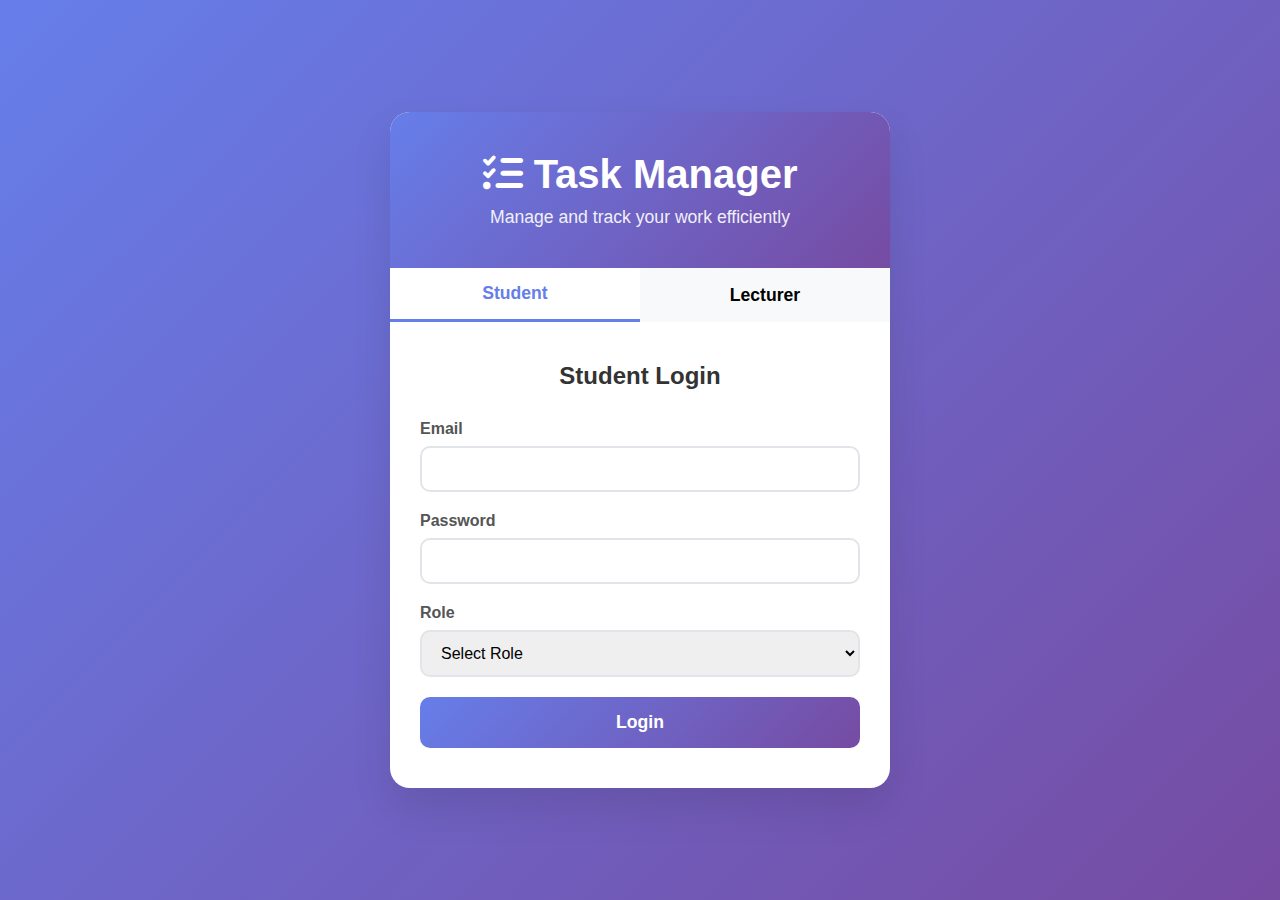
<file: index.html>
<!DOCTYPE html>
<html lang="en">
<head>
    <meta charset="UTF-8">
    <meta name="viewport" content="width=device-width, initial-scale=1.0">
    <title>Task Manager - Login</title>
    <link rel="stylesheet" href="styles.css">
    <link href="https://cdnjs.cloudflare.com/ajax/libs/font-awesome/6.0.0/css/all.min.css" rel="stylesheet">
</head>
<body>
    <div class="container">
        <div class="login-container">
            <div class="login-header">
                <h1><i class="fas fa-tasks"></i> Task Manager</h1>
                <p>Manage and track your work efficiently</p>
            </div>
            
            <div class="login-tabs">
                <button class="tab-btn active" onclick="switchTab('student')">Student</button>
                <button class="tab-btn" onclick="switchTab('lecturer')">Lecturer</button>
            </div>
            
            <div id="student-login" class="login-form active">
                <h2>Student Login</h2>
                <form onsubmit="loginStudent(event)">
                    <div class="form-group">
                        <label for="student-email">Email</label>
                        <input type="email" id="student-email" required>
                    </div>
                    <div class="form-group">
                        <label for="student-password">Password</label>
                        <input type="password" id="student-password" required>
                    </div>
                    <div class="form-group">
                        <label for="student-role">Role</label>
                        <select id="student-role" required>
                            <option value="">Select Role</option>
                            <option value="leader">Leader</option>
                            <option value="member">Member</option>
                        </select>
                    </div>
                    <button type="submit" class="login-btn">Login</button>
                </form>
            </div>
            
            <div id="lecturer-login" class="login-form">
                <h2>Lecturer Login</h2>
                <form onsubmit="loginLecturer(event)">
                    <div class="form-group">
                        <label for="lecturer-email">Email</label>
                        <input type="email" id="lecturer-email" required>
                    </div>
                    <div class="form-group">
                        <label for="lecturer-password">Password</label>
                        <input type="password" id="lecturer-password" required>
                    </div>
                    <button type="submit" class="login-btn">Login</button>
                </form>
            </div>
        </div>
    </div>
    
    <script src="script.js"></script>
</body>
</html>
</file>
<file: styles.css>
* {
    margin: 0;
    padding: 0;
    box-sizing: border-box;
}

body {
    font-family: 'Segoe UI', Tahoma, Geneva, Verdana, sans-serif;
    background: linear-gradient(135deg, #667eea 0%, #764ba2 100%);
    min-height: 100vh;
    display: flex;
    align-items: center;
    justify-content: center;
}

.container {
    width: 100%;
    max-width: 1200px;
    margin: 0 auto;
    padding: 20px;
}

/* Login Styles */
.login-container {
    background: white;
    border-radius: 20px;
    box-shadow: 0 20px 40px rgba(0, 0, 0, 0.1);
    overflow: hidden;
    max-width: 500px;
    margin: 0 auto;
}

.login-header {
    background: linear-gradient(135deg, #667eea 0%, #764ba2 100%);
    color: white;
    padding: 40px 30px;
    text-align: center;
}

.login-header h1 {
    font-size: 2.5rem;
    margin-bottom: 10px;
}

.login-header p {
    font-size: 1.1rem;
    opacity: 0.9;
}

.login-tabs {
    display: flex;
    background: #f8f9fa;
}

.tab-btn {
    flex: 1;
    padding: 15px;
    border: none;
    background: transparent;
    cursor: pointer;
    font-size: 1.1rem;
    font-weight: 600;
    transition: all 0.3s ease;
}

.tab-btn.active {
    background: white;
    color: #667eea;
    border-bottom: 3px solid #667eea;
}

.login-form {
    padding: 40px 30px;
    display: none;
}

.login-form.active {
    display: block;
}

.login-form h2 {
    text-align: center;
    margin-bottom: 30px;
    color: #333;
}

.form-group {
    margin-bottom: 20px;
}

.form-group label {
    display: block;
    margin-bottom: 8px;
    font-weight: 600;
    color: #555;
}

.form-group input,
.form-group select {
    width: 100%;
    padding: 12px 15px;
    border: 2px solid #e1e5e9;
    border-radius: 10px;
    font-size: 1rem;
    transition: border-color 0.3s ease;
}

.form-group input:focus,
.form-group select:focus {
    outline: none;
    border-color: #667eea;
}

.login-btn {
    width: 100%;
    padding: 15px;
    background: linear-gradient(135deg, #667eea 0%, #764ba2 100%);
    color: white;
    border: none;
    border-radius: 10px;
    font-size: 1.1rem;
    font-weight: 600;
    cursor: pointer;
    transition: transform 0.3s ease;
}

.login-btn:hover {
    transform: translateY(-2px);
}

/* Dashboard Styles */
.dashboard {
    background: white;
    border-radius: 20px;
    box-shadow: 0 20px 40px rgba(0, 0, 0, 0.1);
    overflow: hidden;
    min-height: 80vh;
}

.dashboard-header {
    background: linear-gradient(135deg, #667eea 0%, #764ba2 100%);
    color: white;
    padding: 20px 30px;
    display: flex;
    justify-content: space-between;
    align-items: center;
}

.dashboard-header h1 {
    font-size: 1.8rem;
}

.user-info {
    display: flex;
    align-items: center;
    gap: 10px;
}

.logout-btn {
    background: rgba(255, 255, 255, 0.2);
    border: none;
    color: white;
    padding: 8px 15px;
    border-radius: 20px;
    cursor: pointer;
    transition: background 0.3s ease;
}

.logout-btn:hover {
    background: rgba(255, 255, 255, 0.3);
}

.dashboard-content {
    padding: 30px;
}

.section {
    margin-bottom: 40px;
}

.section h2 {
    color: #333;
    margin-bottom: 20px;
    font-size: 1.5rem;
}

.card {
    background: #f8f9fa;
    border-radius: 15px;
    padding: 20px;
    margin-bottom: 20px;
    border-left: 4px solid #667eea;
}

.card h3 {
    color: #333;
    margin-bottom: 15px;
}

.btn {
    background: #667eea;
    color: white;
    border: none;
    padding: 10px 20px;
    border-radius: 8px;
    cursor: pointer;
    font-size: 0.9rem;
    margin-right: 10px;
    margin-bottom: 10px;
    transition: background 0.3s ease;
}

.btn:hover {
    background: #5a6fd8;
}

.btn-secondary {
    background: #6c757d;
}

.btn-secondary:hover {
    background: #5a6268;
}

.btn-success {
    background: #28a745;
}

.btn-success:hover {
    background: #218838;
}

.btn-warning {
    background: #ffc107;
    color: #212529;
}

.btn-warning:hover {
    background: #e0a800;
}

.btn-danger {
    background: #dc3545;
}

.btn-danger:hover {
    background: #c82333;
}

/* Form Styles */
.modal {
    display: none;
    position: fixed;
    z-index: 1000;
    left: 0;
    top: 0;
    width: 100%;
    height: 100%;
    background-color: rgba(0, 0, 0, 0.5);
}

.modal-content {
    background-color: white;
    margin: 5% auto;
    padding: 30px;
    border-radius: 15px;
    width: 90%;
    max-width: 600px;
    max-height: 80vh;
    overflow-y: auto;
}

.close {
    color: #aaa;
    float: right;
    font-size: 28px;
    font-weight: bold;
    cursor: pointer;
}

.close:hover {
    color: #000;
}

.form-row {
    display: flex;
    gap: 15px;
    margin-bottom: 15px;
}

.form-row .form-group {
    flex: 1;
    margin-bottom: 0;
}

/* Table Styles */
.table {
    width: 100%;
    border-collapse: collapse;
    margin-top: 20px;
    background: white;
    border-radius: 10px;
    overflow: hidden;
    box-shadow: 0 5px 15px rgba(0, 0, 0, 0.1);
}

.table th,
.table td {
    padding: 12px 15px;
    text-align: left;
    border-bottom: 1px solid #e1e5e9;
}

.table th {
    background: #f8f9fa;
    font-weight: 600;
    color: #333;
}

.table tr:hover {
    background: #f8f9fa;
}

/* Status Badges */
.status {
    padding: 4px 8px;
    border-radius: 12px;
    font-size: 0.8rem;
    font-weight: 600;
}

.status.pending {
    background: #fff3cd;
    color: #856404;
}

.status.in-progress {
    background: #d1ecf1;
    color: #0c5460;
}

.status.completed {
    background: #d4edda;
    color: #155724;
}

.status.overdue {
    background: #f8d7da;
    color: #721c24;
}

/* Progress Bar */
.progress {
    width: 100%;
    height: 8px;
    background: #e1e5e9;
    border-radius: 4px;
    overflow: hidden;
    margin: 10px 0;
}

.progress-bar {
    height: 100%;
    background: linear-gradient(135deg, #667eea 0%, #764ba2 100%);
    transition: width 0.3s ease;
}

/* Responsive Design */
@media (max-width: 768px) {
    .login-container {
        margin: 20px;
        border-radius: 15px;
    }
    
    .login-header {
        padding: 30px 20px;
    }
    
    .login-header h1 {
        font-size: 2rem;
    }
    
    .login-form {
        padding: 30px 20px;
    }
    
    .dashboard-header {
        padding: 15px 20px;
        flex-direction: column;
        gap: 15px;
        text-align: center;
    }
    
    .dashboard-content {
        padding: 20px;
    }
    
    .form-row {
        flex-direction: column;
        gap: 0;
    }
    
    .modal-content {
        margin: 10% auto;
        width: 95%;
        padding: 20px;
    }
}

/* AI System Styles */
.ai-section {
    background: linear-gradient(135deg, #667eea 0%, #764ba2 100%);
    color: white;
    padding: 30px;
    border-radius: 15px;
    margin-bottom: 30px;
}

.ai-section h2 {
    color: white;
    margin-bottom: 20px;
}

.ai-features {
    display: grid;
    grid-template-columns: repeat(auto-fit, minmax(250px, 1fr));
    gap: 20px;
    margin-top: 20px;
}

.ai-feature {
    background: rgba(255, 255, 255, 0.1);
    padding: 20px;
    border-radius: 10px;
    text-align: center;
}

.ai-feature i {
    font-size: 2rem;
    margin-bottom: 10px;
}

/* Statistics */
.stats-grid {
    display: grid;
    grid-template-columns: repeat(auto-fit, minmax(200px, 1fr));
    gap: 20px;
    margin-bottom: 30px;
}

.stat-card {
    background: white;
    padding: 20px;
    border-radius: 15px;
    text-align: center;
    box-shadow: 0 5px 15px rgba(0, 0, 0, 0.1);
    border-left: 4px solid #667eea;
}

.stat-number {
    font-size: 2rem;
    font-weight: bold;
    color: #667eea;
    margin-bottom: 5px;
}

.stat-label {
    color: #666;
    font-size: 0.9rem;
}

/* Thống kê nhóm styles */
.stats-overview {
    display: grid;
    grid-template-columns: repeat(auto-fit, minmax(200px, 1fr));
    gap: 20px;
    margin: 20px 0;
}

.stats-overview .stat-card {
    background: linear-gradient(135deg, #667eea 0%, #764ba2 100%);
    color: white;
}

.stats-overview .stat-number {
    color: white;
    font-size: 3rem;
    font-weight: bold;
}

.stats-overview .stat-label {
    color: rgba(255, 255, 255, 0.9);
    font-size: 1rem;
    font-weight: 500;
}

/* Group Info Table Styles */
.group-info-table {
    margin: 20px 0;
}

.group-info-table h3 {
    color: #333;
    margin-bottom: 15px;
    font-size: 1.2rem;
}

.info-table {
    width: 100%;
    border-collapse: collapse;
    background: white;
    border-radius: 10px;
    overflow: hidden;
    box-shadow: 0 5px 15px rgba(0, 0, 0, 0.1);
    margin-bottom: 20px;
}

.info-table th,
.info-table td {
    padding: 15px;
    text-align: left;
    border-bottom: 1px solid #e1e5e9;
}

.info-table th {
    background: linear-gradient(135deg, #667eea 0%, #764ba2 100%);
    color: white;
    font-weight: 600;
}

.info-table tr:hover {
    background: #f8f9fa;
}

.info-table td:first-child {
    font-weight: 600;
    color: #333;
    width: 30%;
}

.info-table td:last-child {
    color: #666;
}

.modal-actions {
    display: flex;
    gap: 10px;
    justify-content: flex-end;
    margin-top: 20px;
}

.btn-primary {
    background: linear-gradient(135deg, #667eea 0%, #764ba2 100%);
    color: white;
    border: none;
    padding: 10px 20px;
    border-radius: 8px;
    cursor: pointer;
    font-weight: 600;
    transition: transform 0.3s ease;
}

.btn-primary:hover {
    transform: translateY(-2px);
}

.btn-secondary {
    background: #6c757d;
    color: white;
    border: none;
    padding: 10px 20px;
    border-radius: 8px;
    cursor: pointer;
    font-weight: 600;
    transition: transform 0.3s ease;
}

.btn-secondary:hover {
    transform: translateY(-2px);
    background: #5a6268;
}

/* Leave Group Modal Styles */
.leave-group-info {
    background: #f8f9fa;
    padding: 15px;
    border-radius: 8px;
    margin-bottom: 20px;
}

.leave-group-info h3 {
    color: #333;
    margin-bottom: 10px;
    font-size: 1.1rem;
}

.leave-group-info p {
    margin: 5px 0;
    color: #666;
}

.transfer-leadership {
    border-top: 1px solid #e1e5e9;
    padding-top: 20px;
    margin-top: 20px;
}

.transfer-leadership h3 {
    color: #333;
    margin-bottom: 10px;
    font-size: 1.1rem;
}

.transfer-leadership p {
    color: #666;
    margin-bottom: 15px;
}

.no-members {
    border-top: 1px solid #e1e5e9;
    padding-top: 20px;
    margin-top: 20px;
}

.no-members p {
    color: #721c24;
    background: #f8d7da;
    padding: 10px;
    border-radius: 5px;
    margin-bottom: 15px;
}

.leave-confirmation {
    border-top: 1px solid #e1e5e9;
    padding-top: 20px;
    margin-top: 20px;
}

.leave-confirmation p {
    color: #721c24;
    font-weight: 600;
    margin-bottom: 15px;
    text-align: center;
} 

textarea {
    width: 100%;
    min-height: 80px;
    resize: vertical;
} 

/* Task Detail Modal Styles */
.task-detail-section {
    margin-bottom: 25px;
    padding: 20px;
    background: #f8f9fa;
    border-radius: 10px;
    border-left: 4px solid #667eea;
}

.task-detail-section h3 {
    margin-bottom: 15px;
    color: #333;
    font-size: 1.2rem;
    border-bottom: 2px solid #e1e5e9;
    padding-bottom: 8px;
}

.detail-grid {
    display: grid;
    grid-template-columns: 1fr 1fr;
    gap: 15px;
}

.detail-item {
    display: flex;
    flex-direction: column;
    gap: 5px;
}

.detail-item label {
    font-weight: 600;
    color: #555;
    font-size: 0.9rem;
}

.detail-item span {
    color: #333;
    font-size: 1rem;
    padding: 8px 12px;
    background: white;
    border-radius: 6px;
    border: 1px solid #e1e5e9;
}

.detail-item .status {
    display: inline-block;
    padding: 4px 12px;
    border-radius: 20px;
    font-size: 0.85rem;
    font-weight: 600;
    text-align: center;
    min-width: 100px;
}

/* Responsive for task detail modal */
@media (max-width: 768px) {
    .detail-grid {
        grid-template-columns: 1fr;
    }
    
    .task-detail-section {
        padding: 15px;
    }
}
</file>
